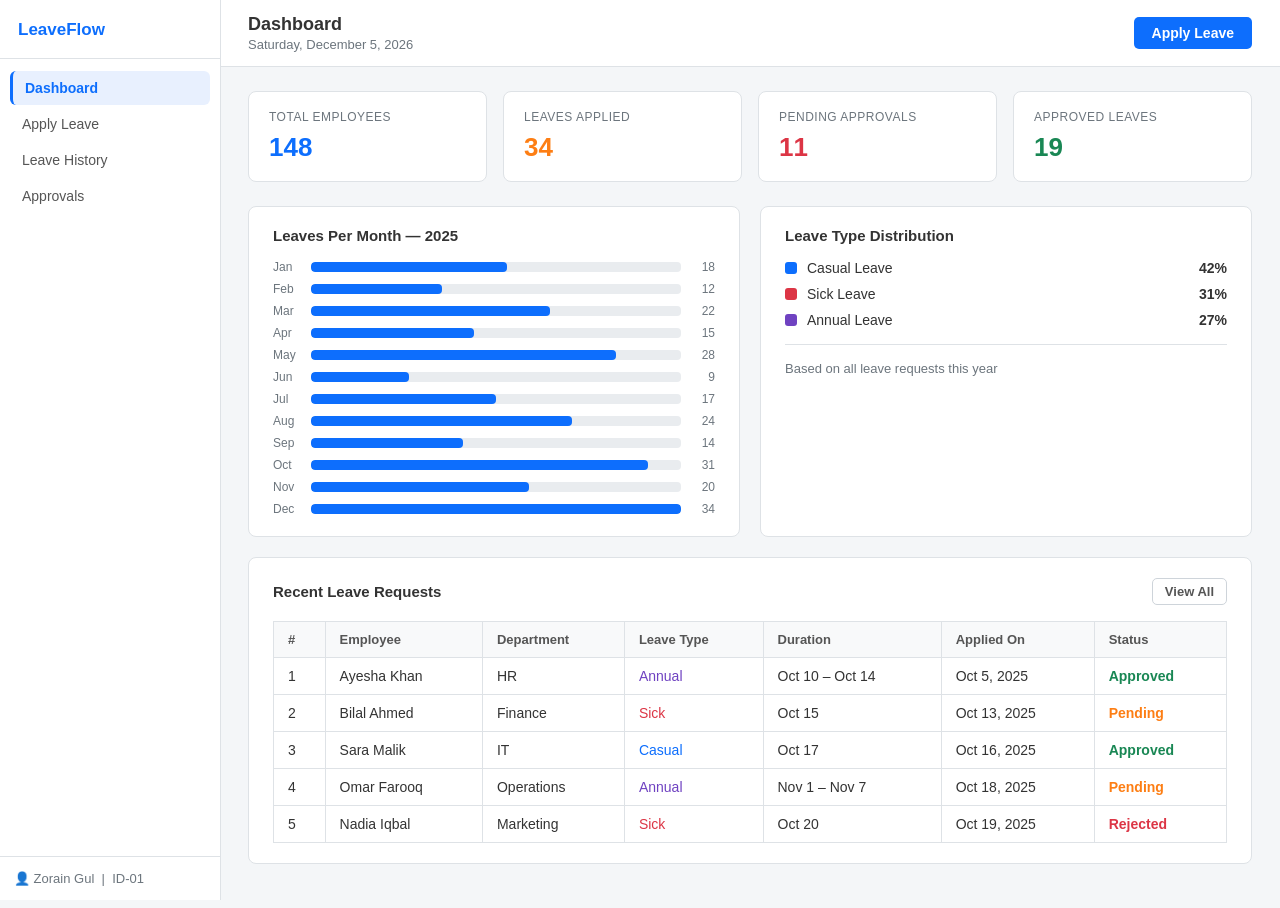
<file: index.html>
<!DOCTYPE html>
<html lang="en">
<head>
  <meta charset="UTF-8">
  <meta http-equiv="refresh" content="0; url=dashboard.html">
  <title>LeaveFlow</title>
</head>
<body>
  <p>Redirecting... <a href="dashboard.html">Click here</a></p>
</body>
</html>
</file>
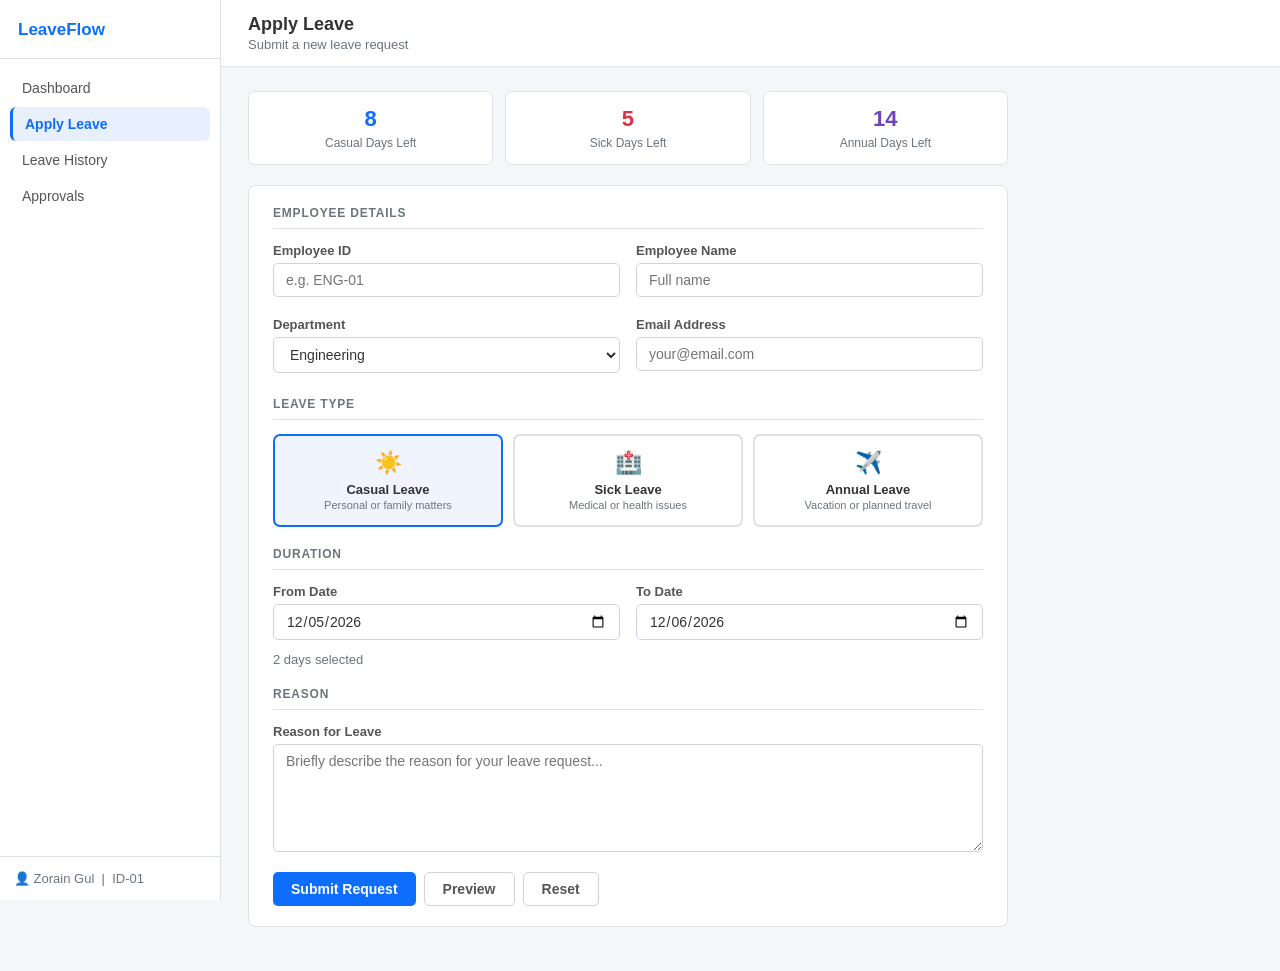
<file: apply-leave.html>
<!DOCTYPE html>
<html lang="en">
<head>
  <meta charset="UTF-8">
  <meta name="viewport" content="width=device-width, initial-scale=1.0">
  <title>Apply Leave — LeaveFlow</title>
  <link rel="stylesheet" href="css/style.css">
</head>
<body>

<div id="sidebar-root"></div>

<div class="main">
  <div class="topbar">
    <div>
      <h1>Apply Leave</h1>
      <p>Submit a new leave request</p>
    </div>
  </div>

  <div class="content" style="max-width: 760px;">

    <!-- Leave balance -->
    <div class="balance-strip">
      <div class="balance-card">
        <div class="b-val">8</div>
        <div class="b-label">Casual Days Left</div>
      </div>
      <div class="balance-card">
        <div class="b-val red">5</div>
        <div class="b-label">Sick Days Left</div>
      </div>
      <div class="balance-card">
        <div class="b-val purple">14</div>
        <div class="b-label">Annual Days Left</div>
      </div>
    </div>

    <div class="card">

      <!-- Employee Details -->
      <div class="section-title">Employee Details</div>
      <div class="form-grid" style="margin-bottom: 20px;">
        <div class="form-group">
          <label>Employee ID</label>
          <input type="text" id="emp-id" value="" placeholder="e.g. ENG-01">
        </div>
        <div class="form-group">
          <label>Employee Name</label>
          <input type="text" id="emp-name" value="" placeholder="Full name">
        </div>
        <div class="form-group">
          <label>Department</label>
          <select id="dept">
            <option value="">-- Select Department --</option>
            <option value="Engineering" selected>Engineering</option>
            <option value="HR">Human Resources</option>
            <option value="Finance">Finance</option>
            <option value="IT">Information Technology</option>
            <option value="Operations">Operations</option>
            <option value="Marketing">Marketing</option>
          </select>
        </div>
        <div class="form-group">
          <label>Email Address</label>
          <input type="email" id="email" placeholder="your@email.com">
        </div>
      </div>

      <!-- Leave Type -->
      <div class="section-title">Leave Type</div>
      <div class="leave-type-grid" style="margin-bottom: 20px;">
        <div class="leave-type-card selected" data-type="Casual" onclick="selectType(this)">
          <div class="lt-icon">☀️</div>
          <div class="lt-name">Casual Leave</div>
          <div class="lt-desc">Personal or family matters</div>
        </div>
        <div class="leave-type-card" data-type="Sick" onclick="selectType(this)">
          <div class="lt-icon">🏥</div>
          <div class="lt-name">Sick Leave</div>
          <div class="lt-desc">Medical or health issues</div>
        </div>
        <div class="leave-type-card" data-type="Annual" onclick="selectType(this)">
          <div class="lt-icon">✈️</div>
          <div class="lt-name">Annual Leave</div>
          <div class="lt-desc">Vacation or planned travel</div>
        </div>
      </div>
      <input type="hidden" id="leave-type" value="Casual">

      <!-- Dates -->
      <div class="section-title">Duration</div>
      <div class="form-grid" style="margin-bottom: 8px;">
        <div class="form-group">
          <label>From Date</label>
          <input type="date" id="from-date">
        </div>
        <div class="form-group">
          <label>To Date</label>
          <input type="date" id="to-date">
        </div>
      </div>
      <div id="duration-info" class="text-muted" style="margin-bottom: 20px;"></div>

      <!-- Reason -->
      <div class="section-title">Reason</div>
      <div class="form-group full" style="margin-bottom: 20px;">
        <label>Reason for Leave</label>
        <textarea id="reason" placeholder="Briefly describe the reason for your leave request..."></textarea>
      </div>

      <!-- Preview summary -->
      <div id="summary-wrap" style="display:none; margin-bottom:20px;">
        <div class="section-title">Request Summary</div>
        <div class="summary-box" id="summary"></div>
      </div>

      <div class="flex-gap">
        <button class="btn btn-primary" onclick="submitLeave()">Submit Request</button>
        <button class="btn btn-outline" onclick="previewSummary()">Preview</button>
        <button class="btn btn-outline" onclick="resetForm()">Reset</button>
      </div>

    </div>
  </div>
</div>

<script src="js/shared.js"></script>
<script>
  document.getElementById('sidebar-root').innerHTML = renderSidebar('apply');

  const today = new Date().toISOString().split('T')[0];
  const tomorrow = new Date(Date.now() + 86400000).toISOString().split('T')[0];
  document.getElementById('from-date').value = today;
  document.getElementById('to-date').value = tomorrow;

  function selectType(el) {
    document.querySelectorAll('.leave-type-card').forEach(c => c.classList.remove('selected'));
    el.classList.add('selected');
    document.getElementById('leave-type').value = el.dataset.type;
  }

  function calcDays() {
    const f = new Date(document.getElementById('from-date').value);
    const t = new Date(document.getElementById('to-date').value);
    if (!isNaN(f) && !isNaN(t) && t >= f) {
      const days = Math.round((t - f) / 86400000) + 1;
      document.getElementById('duration-info').textContent = days + ' day' + (days !== 1 ? 's' : '') + ' selected';
    }
  }

  document.getElementById('from-date').addEventListener('change', calcDays);
  document.getElementById('to-date').addEventListener('change', calcDays);
  calcDays();

  function previewSummary() {
    document.getElementById('summary').innerHTML = `
      <div class="summary-row"><span class="text-muted">Employee</span><strong>${document.getElementById('emp-name').value} (${document.getElementById('emp-id').value})</strong></div>
      <div class="summary-row"><span class="text-muted">Department</span><strong>${document.getElementById('dept').value}</strong></div>
      <div class="summary-row"><span class="text-muted">Leave Type</span><strong>${document.getElementById('leave-type').value} Leave</strong></div>
      <div class="summary-row"><span class="text-muted">From</span><strong>${document.getElementById('from-date').value}</strong></div>
      <div class="summary-row"><span class="text-muted">To</span><strong>${document.getElementById('to-date').value}</strong></div>
      <div class="summary-row"><span class="text-muted">Reason</span><span>${document.getElementById('reason').value || '—'}</span></div>
    `;
    document.getElementById('summary-wrap').style.display = 'block';
  }

  function submitLeave() {
    const name = document.getElementById('emp-name').value.trim();
    const dept = document.getElementById('dept').value;
    const from = document.getElementById('from-date').value;
    if (!name || !dept || !from) {
      showToast('Please fill in all required fields.', 'error');
      return;
    }
    const leave = {
      id: Date.now(),
      empId: document.getElementById('emp-id').value,
      name, dept,
      type: document.getElementById('leave-type').value,
      from,
      to: document.getElementById('to-date').value,
      reason: document.getElementById('reason').value,
      status: 'Pending',
      applied: new Date().toLocaleDateString('en-US', { month:'short', day:'numeric', year:'numeric' }),
    };
    const all = JSON.parse(localStorage.getItem('leaves') || '[]');
    all.unshift(leave);
    localStorage.setItem('leaves', JSON.stringify(all));
    showToast('Leave request submitted!', 'success');
    setTimeout(() => { window.location.href = 'leave-history.html'; }, 1400);
  }

  function resetForm() {
    document.getElementById('emp-name').value = '';
    document.getElementById('dept').value = '';
    document.getElementById('email').value = '';
    document.getElementById('reason').value = '';
    document.getElementById('summary-wrap').style.display = 'none';
    showToast('Form cleared.', 'info');
  }
</script>
</body>
</html>
</file>
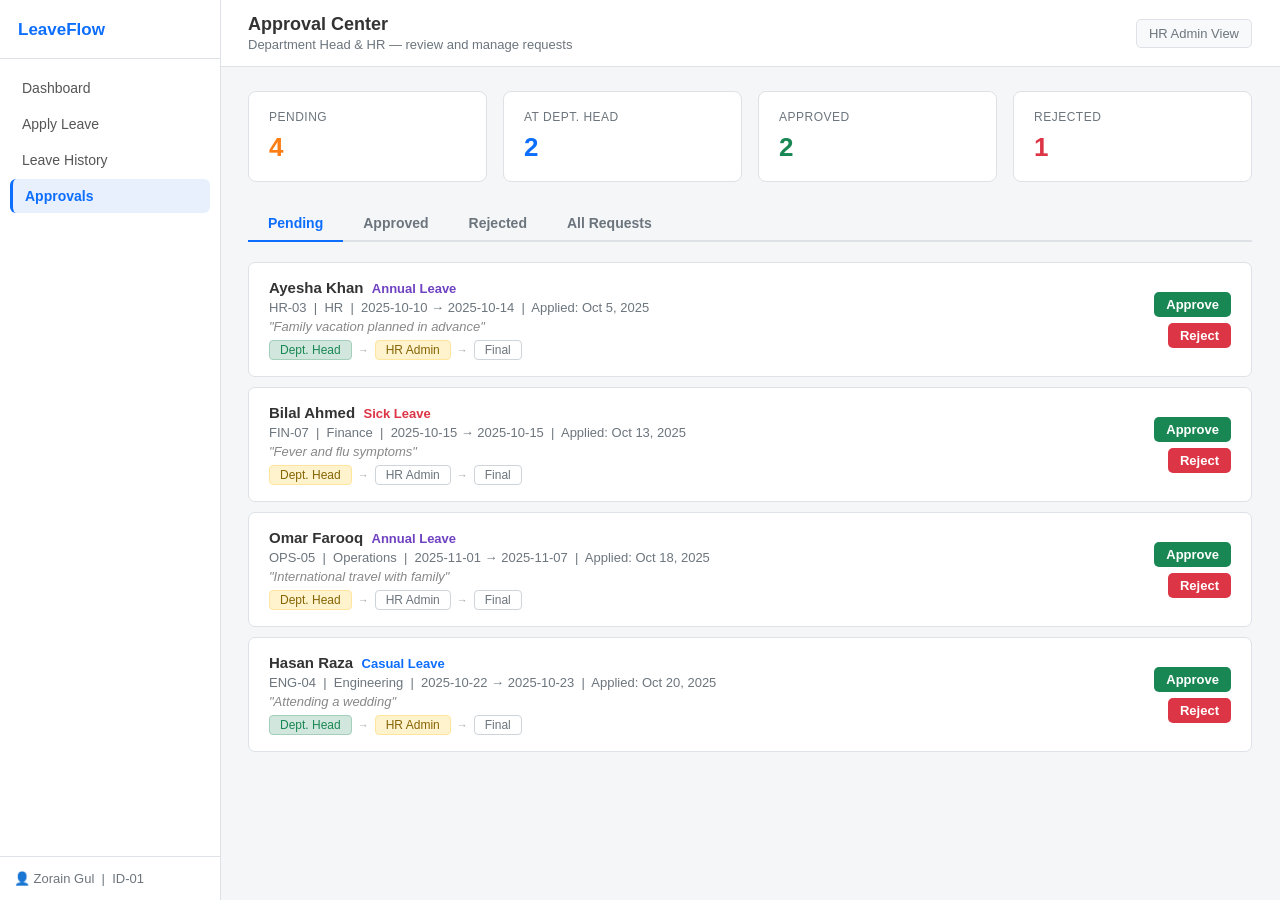
<file: approval.html>
<!DOCTYPE html>
<html lang="en">
<head>
  <meta charset="UTF-8">
  <meta name="viewport" content="width=device-width, initial-scale=1.0">
  <title>Approvals — LeaveFlow</title>
  <link rel="stylesheet" href="css/style.css">
</head>
<body>

<div id="sidebar-root"></div>

<div class="main">
  <div class="topbar">
    <div>
      <h1>Approval Center</h1>
      <p>Department Head &amp; HR — review and manage requests</p>
    </div>
    <span style="font-size:13px; color:#6c757d; background:#f8f9fa; padding:6px 12px; border-radius:5px; border:1px solid #dee2e6;">HR Admin View</span>
  </div>

  <div class="content">

    <!-- Stats -->
    <div class="stats-grid">
      <div class="stat-card">
        <div class="label">Pending</div>
        <div class="value yellow" id="s-pending">0</div>
      </div>
      <div class="stat-card">
        <div class="label">At Dept. Head</div>
        <div class="value" id="s-dept">0</div>
      </div>
      <div class="stat-card">
        <div class="label">Approved</div>
        <div class="value green" id="s-approved">0</div>
      </div>
      <div class="stat-card">
        <div class="label">Rejected</div>
        <div class="value red" id="s-rejected">0</div>
      </div>
    </div>

    <!-- Tabs -->
    <div class="tabs">
      <button class="tab-btn active" onclick="switchTab('pending', this)">Pending</button>
      <button class="tab-btn" onclick="switchTab('approved', this)">Approved</button>
      <button class="tab-btn" onclick="switchTab('rejected', this)">Rejected</button>
      <button class="tab-btn" onclick="switchTab('all', this)">All Requests</button>
    </div>

    <div id="requests-list"></div>

  </div>
</div>

<script src="js/shared.js"></script>
<script>
  document.getElementById('sidebar-root').innerHTML = renderSidebar('approval');

  const dummy = [
    { id:201, empId:'HR-03',  name:'Ayesha Khan',  dept:'HR',          type:'Annual', from:'2025-10-10', to:'2025-10-14', applied:'Oct 5, 2025',  reason:'Family vacation planned in advance', status:'Pending',  stage:'hr'   },
    { id:202, empId:'FIN-07', name:'Bilal Ahmed',  dept:'Finance',     type:'Sick',   from:'2025-10-15', to:'2025-10-15', applied:'Oct 13, 2025', reason:'Fever and flu symptoms',             status:'Pending',  stage:'dept' },
    { id:203, empId:'IT-02',  name:'Sara Malik',   dept:'IT',          type:'Casual', from:'2025-10-17', to:'2025-10-17', applied:'Oct 16, 2025', reason:'Personal errand',                    status:'Approved', stage:'done' },
    { id:204, empId:'OPS-05', name:'Omar Farooq',  dept:'Operations',  type:'Annual', from:'2025-11-01', to:'2025-11-07', applied:'Oct 18, 2025', reason:'International travel with family',   status:'Pending',  stage:'dept' },
    { id:205, empId:'MKT-01', name:'Nadia Iqbal',  dept:'Marketing',   type:'Sick',   from:'2025-10-20', to:'2025-10-20', applied:'Oct 19, 2025', reason:'Doctor appointment',                 status:'Rejected', stage:'done' },
    { id:206, empId:'ENG-04', name:'Hasan Raza',   dept:'Engineering', type:'Casual', from:'2025-10-22', to:'2025-10-23', applied:'Oct 20, 2025', reason:'Attending a wedding',                status:'Pending',  stage:'hr'   },
    { id:207, empId:'HR-02',  name:'Fatima Zahra', dept:'HR',          type:'Annual', from:'2025-12-01', to:'2025-12-10', applied:'Oct 25, 2025', reason:'Year-end vacation',                  status:'Approved', stage:'done' },
  ];

  function getAll() {
    const stored = JSON.parse(localStorage.getItem('leaves') || '[]')
      .map(l => ({ ...l, stage: 'dept', reason: l.reason || '—' }));
    return [...stored, ...dummy];
  }

  let currentTab = 'pending';

  function switchTab(tab, el) {
    document.querySelectorAll('.tab-btn').forEach(b => b.classList.remove('active'));
    el.classList.add('active');
    currentTab = tab;
    render();
  }

  function doAction(id, newStatus) {
    const stored = JSON.parse(localStorage.getItem('leaves') || '[]');
    const idx = stored.findIndex(l => l.id === id);
    if (idx !== -1) {
      stored[idx].status = newStatus;
      localStorage.setItem('leaves', JSON.stringify(stored));
    } else {
      const r = dummy.find(r => r.id === id);
      if (r) { r.status = newStatus; r.stage = 'done'; }
    }
    showToast('Request ' + newStatus.toLowerCase() + ' successfully.', newStatus === 'Approved' ? 'success' : 'error');
    render();
  }

  function render() {
    const all = getAll();
    const pending  = all.filter(l => l.status === 'Pending');
    const approved = all.filter(l => l.status === 'Approved');
    const rejected = all.filter(l => l.status === 'Rejected');

    document.getElementById('s-pending').textContent  = pending.length;
    document.getElementById('s-approved').textContent = approved.length;
    document.getElementById('s-rejected').textContent = rejected.length;
    document.getElementById('s-dept').textContent     = all.filter(l => l.stage === 'dept').length;

    let data = all;
    if (currentTab === 'pending')  data = pending;
    if (currentTab === 'approved') data = approved;
    if (currentTab === 'rejected') data = rejected;

    const container = document.getElementById('requests-list');

    if (!data.length) {
      container.innerHTML = `<div class="empty-state"><div class="es-icon">📭</div><p>No requests in this category.</p></div>`;
      return;
    }

    container.innerHTML = data.map(r => {
      const typeClass = 'type-' + r.type.toLowerCase();
      const statusClass = 'status-' + r.status.toLowerCase();

      const pipeline = `
        <div class="approval-pipeline">
          <div class="pip-step ${r.stage !== 'dept' ? 'done' : 'active'}">Dept. Head</div>
          <div class="pip-arrow">→</div>
          <div class="pip-step ${r.stage === 'hr' ? 'active' : r.stage === 'done' ? 'done' : ''}">HR Admin</div>
          <div class="pip-arrow">→</div>
          <div class="pip-step ${r.status === 'Approved' ? 'done' : ''}">Final</div>
        </div>
      `;

      return `
        <div class="request-card">
          <div style="flex:1">
            <div class="req-name">${r.name} &nbsp;<span class="${typeClass}" style="font-size:13px; font-weight:600">${r.type} Leave</span></div>
            <div class="req-meta">${r.empId} &nbsp;|&nbsp; ${r.dept} &nbsp;|&nbsp; ${r.from} → ${r.to} &nbsp;|&nbsp; Applied: ${r.applied}</div>
            ${r.reason ? `<div class="req-reason">"${r.reason}"</div>` : ''}
            ${pipeline}
          </div>
          <div class="action-col">
            ${r.status === 'Pending' ? `
              <button class="btn btn-success btn-sm" onclick="doAction(${r.id}, 'Approved')">Approve</button>
              <button class="btn btn-danger btn-sm"  onclick="doAction(${r.id}, 'Rejected')">Reject</button>
            ` : `
              <span class="${statusClass}">${r.status}</span>
            `}
          </div>
        </div>
      `;
    }).join('');
  }

  render();
</script>
</body>
</html>
</file>
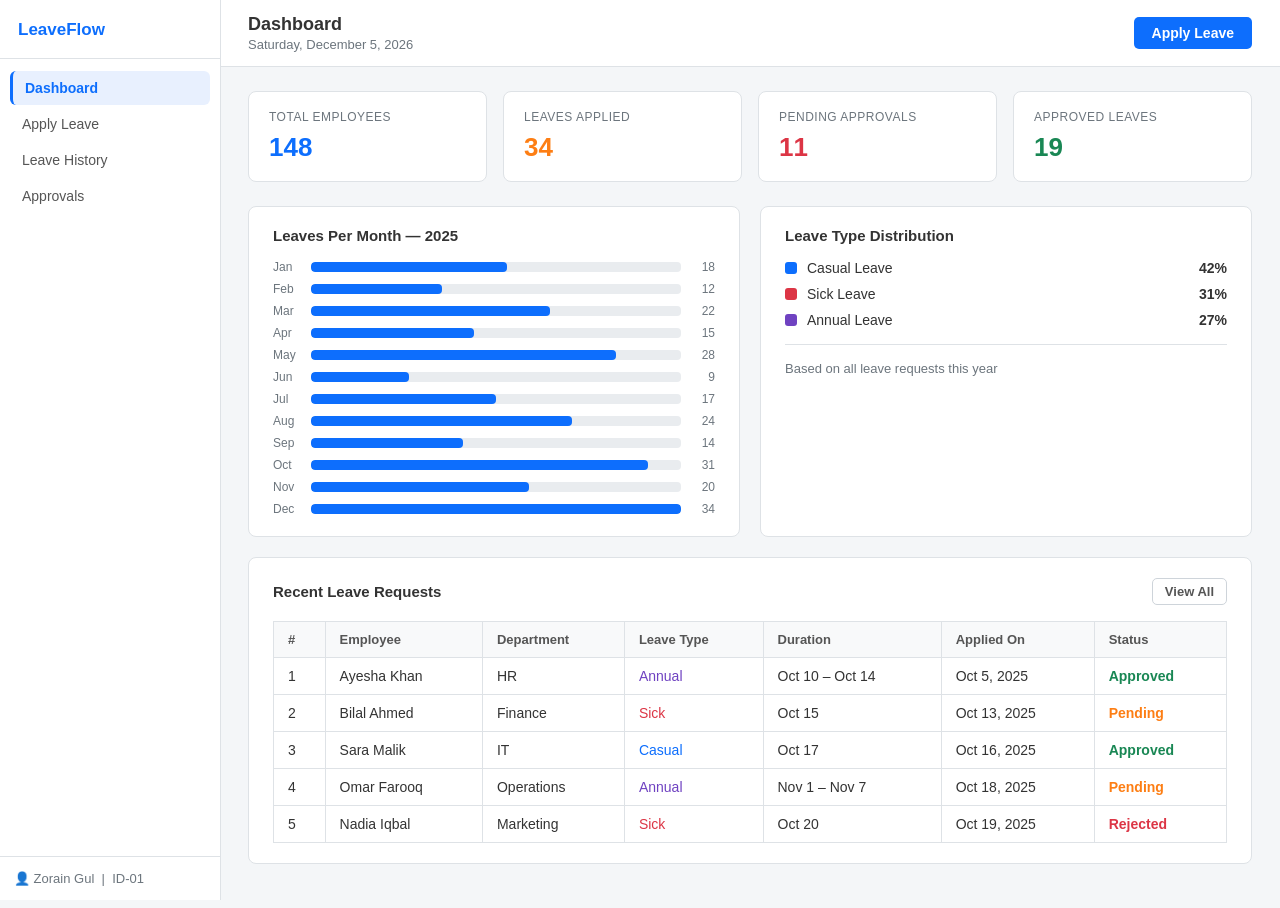
<file: dashboard.html>
<!DOCTYPE html>
<html lang="en">
<head>
  <meta charset="UTF-8">
  <meta name="viewport" content="width=device-width, initial-scale=1.0">
  <title>Dashboard — LeaveFlow</title>
  <link rel="stylesheet" href="css/style.css">
</head>
<body>

<div id="sidebar-root"></div>

<div class="main">
  <div class="topbar">
    <div>
      <h1>Dashboard</h1>
      <p id="today-date"></p>
    </div>
    <a href="apply-leave.html" class="btn btn-primary">Apply Leave</a>
  </div>

  <div class="content">

    <!-- Stats -->
    <div class="stats-grid">
      <div class="stat-card">
        <div class="label">Total Employees</div>
        <div class="value">148</div>
      </div>
      <div class="stat-card">
        <div class="label">Leaves Applied</div>
        <div class="value yellow">34</div>
      </div>
      <div class="stat-card">
        <div class="label">Pending Approvals</div>
        <div class="value red">11</div>
      </div>
      <div class="stat-card">
        <div class="label">Approved Leaves</div>
        <div class="value green">19</div>
      </div>
    </div>

    <!-- Charts -->
    <div class="grid-2">
      <div class="card">
        <div class="card-title">Leaves Per Month — 2025</div>
        <div class="bar-chart" id="bar-chart"></div>
      </div>

      <div class="card">
        <div class="card-title">Leave Type Distribution</div>
        <div class="dist-list">
          <div class="dist-row">
            <div class="dist-dot" style="background:#0d6efd"></div>
            <span class="dist-name">Casual Leave</span>
            <span class="dist-pct">42%</span>
          </div>
          <div class="dist-row">
            <div class="dist-dot" style="background:#dc3545"></div>
            <span class="dist-name">Sick Leave</span>
            <span class="dist-pct">31%</span>
          </div>
          <div class="dist-row">
            <div class="dist-dot" style="background:#6f42c1"></div>
            <span class="dist-name">Annual Leave</span>
            <span class="dist-pct">27%</span>
          </div>
        </div>
        <div class="divider"></div>
        <div style="font-size:13px; color:#6c757d;">Based on all leave requests this year</div>
      </div>
    </div>

    <!-- Recent table -->
    <div class="card">
      <div style="display:flex; justify-content:space-between; align-items:center; margin-bottom:16px">
        <div class="card-title" style="margin:0">Recent Leave Requests</div>
        <a href="leave-history.html" class="btn btn-outline btn-sm">View All</a>
      </div>
      <table>
        <thead>
          <tr>
            <th>#</th>
            <th>Employee</th>
            <th>Department</th>
            <th>Leave Type</th>
            <th>Duration</th>
            <th>Applied On</th>
            <th>Status</th>
          </tr>
        </thead>
        <tbody>
          <tr>
            <td>1</td>
            <td>Ayesha Khan</td>
            <td>HR</td>
            <td class="type-annual">Annual</td>
            <td>Oct 10 – Oct 14</td>
            <td>Oct 5, 2025</td>
            <td class="status-approved">Approved</td>
          </tr>
          <tr>
            <td>2</td>
            <td>Bilal Ahmed</td>
            <td>Finance</td>
            <td class="type-sick">Sick</td>
            <td>Oct 15</td>
            <td>Oct 13, 2025</td>
            <td class="status-pending">Pending</td>
          </tr>
          <tr>
            <td>3</td>
            <td>Sara Malik</td>
            <td>IT</td>
            <td class="type-casual">Casual</td>
            <td>Oct 17</td>
            <td>Oct 16, 2025</td>
            <td class="status-approved">Approved</td>
          </tr>
          <tr>
            <td>4</td>
            <td>Omar Farooq</td>
            <td>Operations</td>
            <td class="type-annual">Annual</td>
            <td>Nov 1 – Nov 7</td>
            <td>Oct 18, 2025</td>
            <td class="status-pending">Pending</td>
          </tr>
          <tr>
            <td>5</td>
            <td>Nadia Iqbal</td>
            <td>Marketing</td>
            <td class="type-sick">Sick</td>
            <td>Oct 20</td>
            <td>Oct 19, 2025</td>
            <td class="status-rejected">Rejected</td>
          </tr>
        </tbody>
      </table>
    </div>

  </div>
</div>

<script src="js/shared.js"></script>
<script>
  document.getElementById('sidebar-root').innerHTML = renderSidebar('dashboard');
  document.getElementById('today-date').textContent = new Date().toLocaleDateString('en-US', { weekday:'long', year:'numeric', month:'long', day:'numeric' });

  const months = [
    {m:'Jan',v:18},{m:'Feb',v:12},{m:'Mar',v:22},{m:'Apr',v:15},
    {m:'May',v:28},{m:'Jun',v:9},{m:'Jul',v:17},{m:'Aug',v:24},
    {m:'Sep',v:14},{m:'Oct',v:31},{m:'Nov',v:20},{m:'Dec',v:34},
  ];
  const max = Math.max(...months.map(m => m.v));
  document.getElementById('bar-chart').innerHTML = months.map(m => `
    <div class="bar-row">
      <span class="bar-label">${m.m}</span>
      <div class="bar-track"><div class="bar-fill" style="width:${(m.v/max)*100}%"></div></div>
      <span class="bar-count">${m.v}</span>
    </div>
  `).join('');
</script>
</body>
</html>
</file>
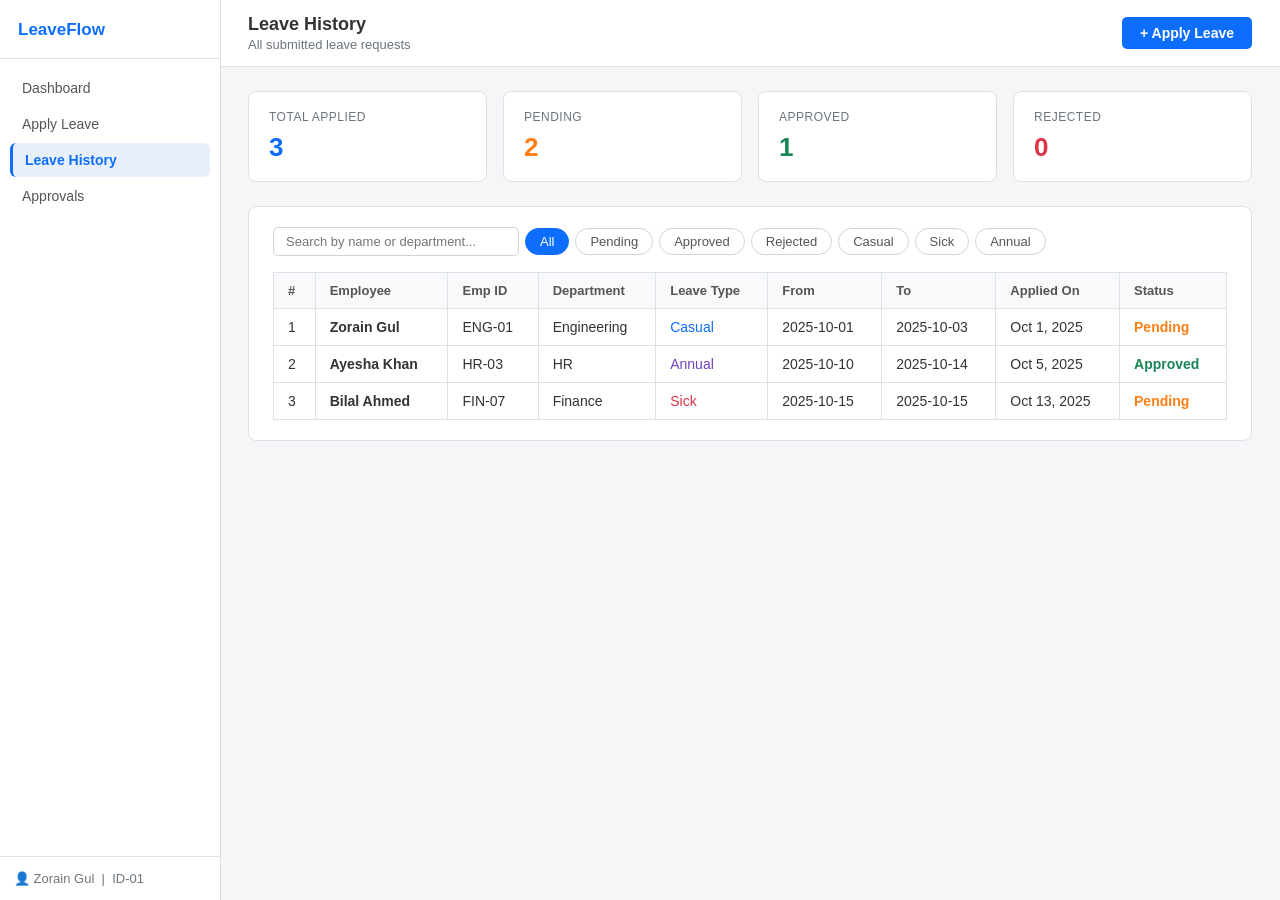
<file: leave-history.html>
<!DOCTYPE html>
<html lang="en">
<head>
  <meta charset="UTF-8">
  <meta name="viewport" content="width=device-width, initial-scale=1.0">
  <title>Leave History — LeaveFlow</title>
  <link rel="stylesheet" href="css/style.css">
</head>
<body>

<div id="sidebar-root"></div>

<div class="main">
  <div class="topbar">
    <div>
      <h1>Leave History</h1>
      <p>All submitted leave requests</p>
    </div>
    <a href="apply-leave.html" class="btn btn-primary">+ Apply Leave</a>
  </div>

  <div class="content">

    <!-- Stats -->
    <div class="stats-grid">
      <div class="stat-card">
        <div class="label">Total Applied</div>
        <div class="value" id="cnt-total">0</div>
      </div>
      <div class="stat-card">
        <div class="label">Pending</div>
        <div class="value yellow" id="cnt-pending">0</div>
      </div>
      <div class="stat-card">
        <div class="label">Approved</div>
        <div class="value green" id="cnt-approved">0</div>
      </div>
      <div class="stat-card">
        <div class="label">Rejected</div>
        <div class="value red" id="cnt-rejected">0</div>
      </div>
    </div>

    <div class="card">
      <div class="filter-bar">
        <input type="text" id="search" placeholder="Search by name or department..." style="padding:6px 12px; border:1px solid #ced4da; border-radius:5px; font-size:13px; width:220px;">
        <button class="filter-btn active" data-filter="All">All</button>
        <button class="filter-btn" data-filter="Pending">Pending</button>
        <button class="filter-btn" data-filter="Approved">Approved</button>
        <button class="filter-btn" data-filter="Rejected">Rejected</button>
        <button class="filter-btn" data-filter="Casual">Casual</button>
        <button class="filter-btn" data-filter="Sick">Sick</button>
        <button class="filter-btn" data-filter="Annual">Annual</button>
      </div>

      <table>
        <thead>
          <tr>
            <th>#</th>
            <th>Employee</th>
            <th>Emp ID</th>
            <th>Department</th>
            <th>Leave Type</th>
            <th>From</th>
            <th>To</th>
            <th>Applied On</th>
            <th>Status</th>
          </tr>
        </thead>
        <tbody id="history-body"></tbody>
      </table>

      <div id="no-records" class="empty-state" style="display:none">
        <div class="es-icon">📭</div>
        <p>No records found.</p>
      </div>

    </div>
  </div>
</div>

<script src="js/shared.js"></script>
<script>
  document.getElementById('sidebar-root').innerHTML = renderSidebar('history');

  const dummy = [
    { id:1, empId:'ENG-01', name:'Zorain Gul', dept:'Engineering', type:'Casual', from:'2025-10-01', to:'2025-10-03', applied:'Oct 1, 2025',  status:'Pending'  },
    { id:2, empId:'HR-03',  name:'Ayesha Khan', dept:'HR',          type:'Annual', from:'2025-10-10', to:'2025-10-14', applied:'Oct 5, 2025',  status:'Approved' },
    { id:3, empId:'FIN-07', name:'Bilal Ahmed', dept:'Finance',     type:'Sick',   from:'2025-10-15', to:'2025-10-15', applied:'Oct 13, 2025', status:'Pending'  },
  ];

  function getAll() {
    const stored = JSON.parse(localStorage.getItem('leaves') || '[]');
    return [...stored, ...dummy];
  }

  let activeFilter = 'All';
  let searchTerm = '';

  function render() {
    let data = getAll();
    const all = data;

    document.getElementById('cnt-total').textContent    = all.length;
    document.getElementById('cnt-pending').textContent  = all.filter(l => l.status === 'Pending').length;
    document.getElementById('cnt-approved').textContent = all.filter(l => l.status === 'Approved').length;
    document.getElementById('cnt-rejected').textContent = all.filter(l => l.status === 'Rejected').length;

    if (activeFilter !== 'All') {
      data = data.filter(l => l.status === activeFilter || l.type === activeFilter);
    }
    if (searchTerm) {
      data = data.filter(l =>
        l.name.toLowerCase().includes(searchTerm) ||
        l.dept.toLowerCase().includes(searchTerm) ||
        (l.empId || '').toLowerCase().includes(searchTerm)
      );
    }

    const tbody = document.getElementById('history-body');
    const noRec = document.getElementById('no-records');

    if (!data.length) {
      tbody.innerHTML = '';
      noRec.style.display = 'block';
      return;
    }
    noRec.style.display = 'none';

    tbody.innerHTML = data.map((l, i) => `
      <tr>
        <td>${i + 1}</td>
        <td><strong>${l.name}</strong></td>
        <td>${l.empId || '—'}</td>
        <td>${l.dept}</td>
        <td class="type-${l.type.toLowerCase()}">${l.type}</td>
        <td>${l.from}</td>
        <td>${l.to}</td>
        <td>${l.applied}</td>
        <td class="status-${l.status.toLowerCase()}">${l.status}</td>
      </tr>
    `).join('');
  }

  document.querySelectorAll('.filter-btn').forEach(btn => {
    btn.addEventListener('click', () => {
      document.querySelectorAll('.filter-btn').forEach(b => b.classList.remove('active'));
      btn.classList.add('active');
      activeFilter = btn.dataset.filter;
      render();
    });
  });

  document.getElementById('search').addEventListener('input', e => {
    searchTerm = e.target.value.toLowerCase();
    render();
  });

  render();
</script>
</body>
</html>
</file>
<file: css/style.css>
body {
  font-family: 'Segoe UI', sans-serif;
  background-color: #f4f6f8;
  color: #333;
  margin: 0;
}

/* Sidebar */
.sidebar {
  width: 220px;
  min-height: 100vh;
  background: #fff;
  border-right: 1px solid #dee2e6;
  position: fixed;
  top: 0; left: 0; bottom: 0;
  display: flex;
  flex-direction: column;
}

.sidebar-logo {
  padding: 20px 18px 16px;
  border-bottom: 1px solid #dee2e6;
}

.sidebar-logo h2 {
  font-size: 17px;
  font-weight: 700;
  color: #0d6efd;
  margin: 0 0 2px;
}

.sidebar-logo small {
  font-size: 12px;
  color: #6c757d;
}

.sidebar-nav {
  padding: 12px 10px;
  flex: 1;
}

.nav-link {
  display: flex;
  align-items: center;
  gap: 8px;
  padding: 9px 12px;
  border-radius: 6px;
  text-decoration: none;
  color: #555;
  font-size: 14px;
  margin-bottom: 2px;
}

.nav-link:hover {
  background: #f0f4ff;
  color: #0d6efd;
}

.nav-link.active {
  background: #e8f0fe;
  color: #0d6efd;
  font-weight: 600;
  border-left: 3px solid #0d6efd;
}

.sidebar-footer {
  padding: 14px;
  border-top: 1px solid #dee2e6;
  font-size: 13px;
  color: #6c757d;
}

/* Main */
.main {
  margin-left: 220px;
}

.topbar {
  background: #fff;
  border-bottom: 1px solid #dee2e6;
  padding: 14px 28px;
  display: flex;
  align-items: center;
  justify-content: space-between;
}

.topbar h1 {
  font-size: 18px;
  font-weight: 700;
  margin: 0;
}

.topbar p {
  font-size: 13px;
  color: #6c757d;
  margin: 2px 0 0;
}

.content {
  padding: 24px 28px;
}

/* Stat cards */
.stats-grid {
  display: grid;
  grid-template-columns: repeat(4, 1fr);
  gap: 16px;
  margin-bottom: 24px;
}

.stat-card {
  background: #fff;
  border: 1px solid #dee2e6;
  border-radius: 8px;
  padding: 18px 20px;
}

.stat-card .label {
  font-size: 12px;
  color: #6c757d;
  text-transform: uppercase;
  letter-spacing: 0.5px;
  margin-bottom: 8px;
}

.stat-card .value {
  font-size: 26px;
  font-weight: 700;
  color: #0d6efd;
}

.stat-card .value.green { color: #198754; }
.stat-card .value.yellow { color: #fd7e14; }
.stat-card .value.red { color: #dc3545; }

/* Card */
.card {
  background: #fff;
  border: 1px solid #dee2e6;
  border-radius: 8px;
  padding: 20px 24px;
  margin-bottom: 20px;
}

.card-title {
  font-size: 15px;
  font-weight: 600;
  margin-bottom: 16px;
  color: #333;
}

/* Table */
table {
  width: 100%;
  border-collapse: collapse;
  font-size: 14px;
}

th {
  background: #f8f9fa;
  border: 1px solid #dee2e6;
  padding: 10px 14px;
  text-align: left;
  font-size: 13px;
  color: #555;
  font-weight: 600;
}

td {
  border: 1px solid #dee2e6;
  padding: 10px 14px;
  vertical-align: middle;
}

tr:hover td { background: #f8f9ff; }

/* Status colors */
.status-pending  { color: #fd7e14; font-weight: 600; }
.status-approved { color: #198754; font-weight: 600; }
.status-rejected { color: #dc3545; font-weight: 600; }

.type-casual  { color: #0d6efd; }
.type-sick    { color: #dc3545; }
.type-annual  { color: #6f42c1; }

/* Form */
.form-grid {
  display: grid;
  grid-template-columns: 1fr 1fr;
  gap: 16px;
}

.form-group {
  display: flex;
  flex-direction: column;
  gap: 5px;
  margin-bottom: 4px;
}

.form-group.full { grid-column: 1 / -1; }

label {
  font-size: 13px;
  font-weight: 600;
  color: #555;
}

input, select, textarea {
  border: 1px solid #ced4da;
  border-radius: 5px;
  padding: 8px 12px;
  font-size: 14px;
  font-family: 'Segoe UI', sans-serif;
  color: #333;
  background: #fff;
  outline: none;
}

input:focus, select:focus, textarea:focus {
  border-color: #0d6efd;
  box-shadow: 0 0 0 3px rgba(13,110,253,0.1);
}

textarea { resize: vertical; min-height: 90px; }

/* Buttons */
.btn {
  padding: 8px 18px;
  border-radius: 5px;
  font-size: 14px;
  font-weight: 600;
  cursor: pointer;
  border: none;
  font-family: 'Segoe UI', sans-serif;
  text-decoration: none;
  display: inline-flex;
  align-items: center;
  gap: 5px;
}

.btn-primary { background: #0d6efd; color: #fff; }
.btn-primary:hover { background: #0b5ed7; }

.btn-success { background: #198754; color: #fff; }
.btn-success:hover { background: #157347; }

.btn-danger { background: #dc3545; color: #fff; }
.btn-danger:hover { background: #bb2d3b; }

.btn-outline {
  background: #fff;
  color: #555;
  border: 1px solid #ced4da;
}
.btn-outline:hover { background: #f8f9fa; }

.btn-sm { padding: 5px 12px; font-size: 13px; }

/* Simple bar chart */
.bar-chart { display: flex; flex-direction: column; gap: 8px; }
.bar-row { display: flex; align-items: center; gap: 10px; font-size: 13px; }
.bar-label { width: 28px; color: #6c757d; font-size: 12px; }
.bar-track { flex: 1; height: 10px; background: #e9ecef; border-radius: 4px; overflow: hidden; }
.bar-fill { height: 100%; background: #0d6efd; border-radius: 4px; }
.bar-count { width: 24px; color: #6c757d; font-size: 12px; text-align: right; }

/* Leave type distribution */
.dist-list { display: flex; flex-direction: column; gap: 10px; }
.dist-row { display: flex; align-items: center; gap: 10px; font-size: 14px; }
.dist-dot { width: 12px; height: 12px; border-radius: 3px; flex-shrink: 0; }
.dist-name { flex: 1; }
.dist-pct { font-weight: 600; color: #333; }

/* Misc */
.flex-gap { display: flex; gap: 8px; flex-wrap: wrap; }
.grid-2 { display: grid; grid-template-columns: 1fr 1fr; gap: 20px; }
.text-muted { color: #6c757d; font-size: 13px; }
.divider { height: 1px; background: #dee2e6; margin: 16px 0; }

/* Filter buttons */
.filter-bar { display: flex; gap: 6px; flex-wrap: wrap; margin-bottom: 16px; align-items: center; }
.filter-btn {
  padding: 5px 14px;
  border-radius: 20px;
  border: 1px solid #ced4da;
  background: #fff;
  font-size: 13px;
  cursor: pointer;
  color: #555;
  font-family: 'Segoe UI', sans-serif;
}
.filter-btn.active, .filter-btn:hover {
  background: #0d6efd;
  color: #fff;
  border-color: #0d6efd;
}

/* Tabs */
.tabs { display: flex; border-bottom: 2px solid #dee2e6; margin-bottom: 20px; }
.tab-btn {
  padding: 9px 20px;
  border: none;
  background: none;
  font-size: 14px;
  font-weight: 600;
  color: #6c757d;
  cursor: pointer;
  font-family: 'Segoe UI', sans-serif;
  border-bottom: 2px solid transparent;
  margin-bottom: -2px;
}
.tab-btn:hover { color: #0d6efd; }
.tab-btn.active { color: #0d6efd; border-bottom-color: #0d6efd; }

/* Approval request card */
.request-card {
  border: 1px solid #dee2e6;
  border-radius: 7px;
  padding: 16px 20px;
  margin-bottom: 10px;
  display: flex;
  justify-content: space-between;
  align-items: center;
  gap: 12px;
  background: #fff;
}
.request-card:hover { background: #f8f9ff; }
.req-name { font-size: 15px; font-weight: 600; margin-bottom: 4px; }
.req-meta { font-size: 13px; color: #6c757d; }
.req-reason { font-size: 13px; color: #888; margin-top: 4px; font-style: italic; }
.action-col { display: flex; flex-direction: column; gap: 6px; align-items: flex-end; min-width: 100px; }

/* Toast */
.toast {
  position: fixed;
  bottom: 20px; right: 20px;
  background: #333;
  color: #fff;
  padding: 12px 20px;
  border-radius: 6px;
  font-size: 13.5px;
  z-index: 999;
  opacity: 0;
  transform: translateY(20px);
  transition: all 0.25s;
  max-width: 300px;
}
.toast.show { opacity: 1; transform: translateY(0); }
.toast.success { background: #198754; }
.toast.error { background: #dc3545; }
.toast.info { background: #0d6efd; }

/* Balance strip */
.balance-strip { display: grid; grid-template-columns: repeat(3,1fr); gap: 12px; margin-bottom: 20px; }
.balance-card { background: #fff; border: 1px solid #dee2e6; border-radius: 7px; padding: 14px 16px; text-align: center; }
.balance-card .b-val { font-size: 22px; font-weight: 700; color: #0d6efd; }
.balance-card .b-val.red { color: #dc3545; }
.balance-card .b-val.purple { color: #6f42c1; }
.balance-card .b-label { font-size: 12px; color: #6c757d; margin-top: 4px; }

/* Leave type selector */
.leave-type-grid { display: grid; grid-template-columns: repeat(3,1fr); gap: 10px; margin-bottom: 16px; }
.leave-type-card {
  border: 2px solid #dee2e6;
  border-radius: 7px;
  padding: 14px;
  cursor: pointer;
  text-align: center;
  transition: border-color 0.15s;
}
.leave-type-card:hover { border-color: #0d6efd; }
.leave-type-card.selected { border-color: #0d6efd; background: #f0f4ff; }
.leave-type-card .lt-icon { font-size: 22px; margin-bottom: 6px; }
.leave-type-card .lt-name { font-size: 13px; font-weight: 600; }
.leave-type-card .lt-desc { font-size: 11px; color: #6c757d; margin-top: 2px; }

/* Summary box */
.summary-box { background: #f8f9fa; border: 1px solid #dee2e6; border-radius: 6px; padding: 14px 18px; font-size: 13.5px; }
.summary-row { display: flex; justify-content: space-between; padding: 5px 0; border-bottom: 1px solid #dee2e6; }
.summary-row:last-child { border-bottom: none; }

/* Approval pipeline */
.approval-pipeline { display: flex; align-items: center; gap: 6px; margin-top: 6px; flex-wrap: wrap; }
.pip-step { font-size: 12px; padding: 2px 10px; border-radius: 4px; border: 1px solid #ced4da; color: #6c757d; }
.pip-step.done { background: #d1e7dd; color: #198754; border-color: #a3cfbb; }
.pip-step.active { background: #fff3cd; color: #856404; border-color: #ffe69c; }
.pip-arrow { color: #aaa; font-size: 11px; }

/* Empty state */
.empty-state { text-align: center; padding: 40px; color: #6c757d; }
.empty-state .es-icon { font-size: 36px; margin-bottom: 10px; }

/* Section title divider */
.section-title {
  font-size: 12px;
  font-weight: 700;
  color: #6c757d;
  text-transform: uppercase;
  letter-spacing: 0.8px;
  margin-bottom: 14px;
  padding-bottom: 8px;
  border-bottom: 1px solid #dee2e6;
}
</file>
